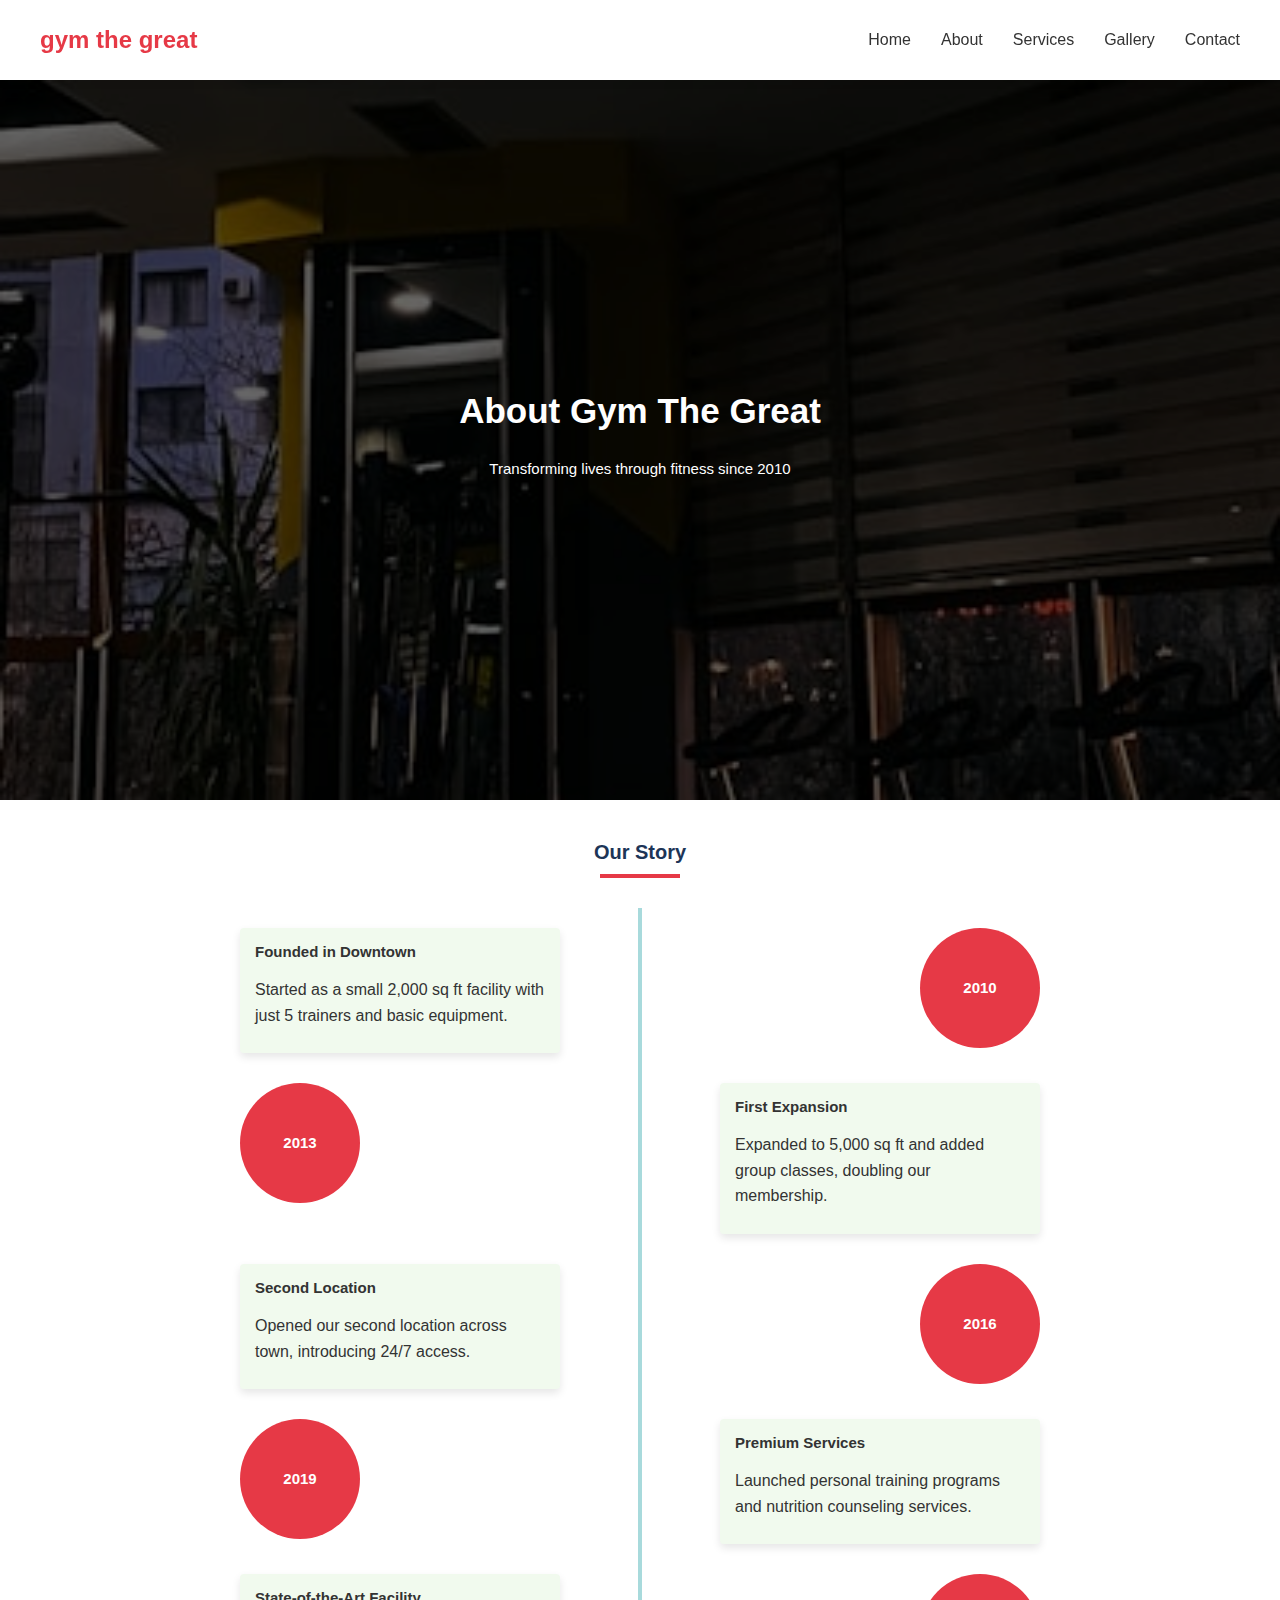
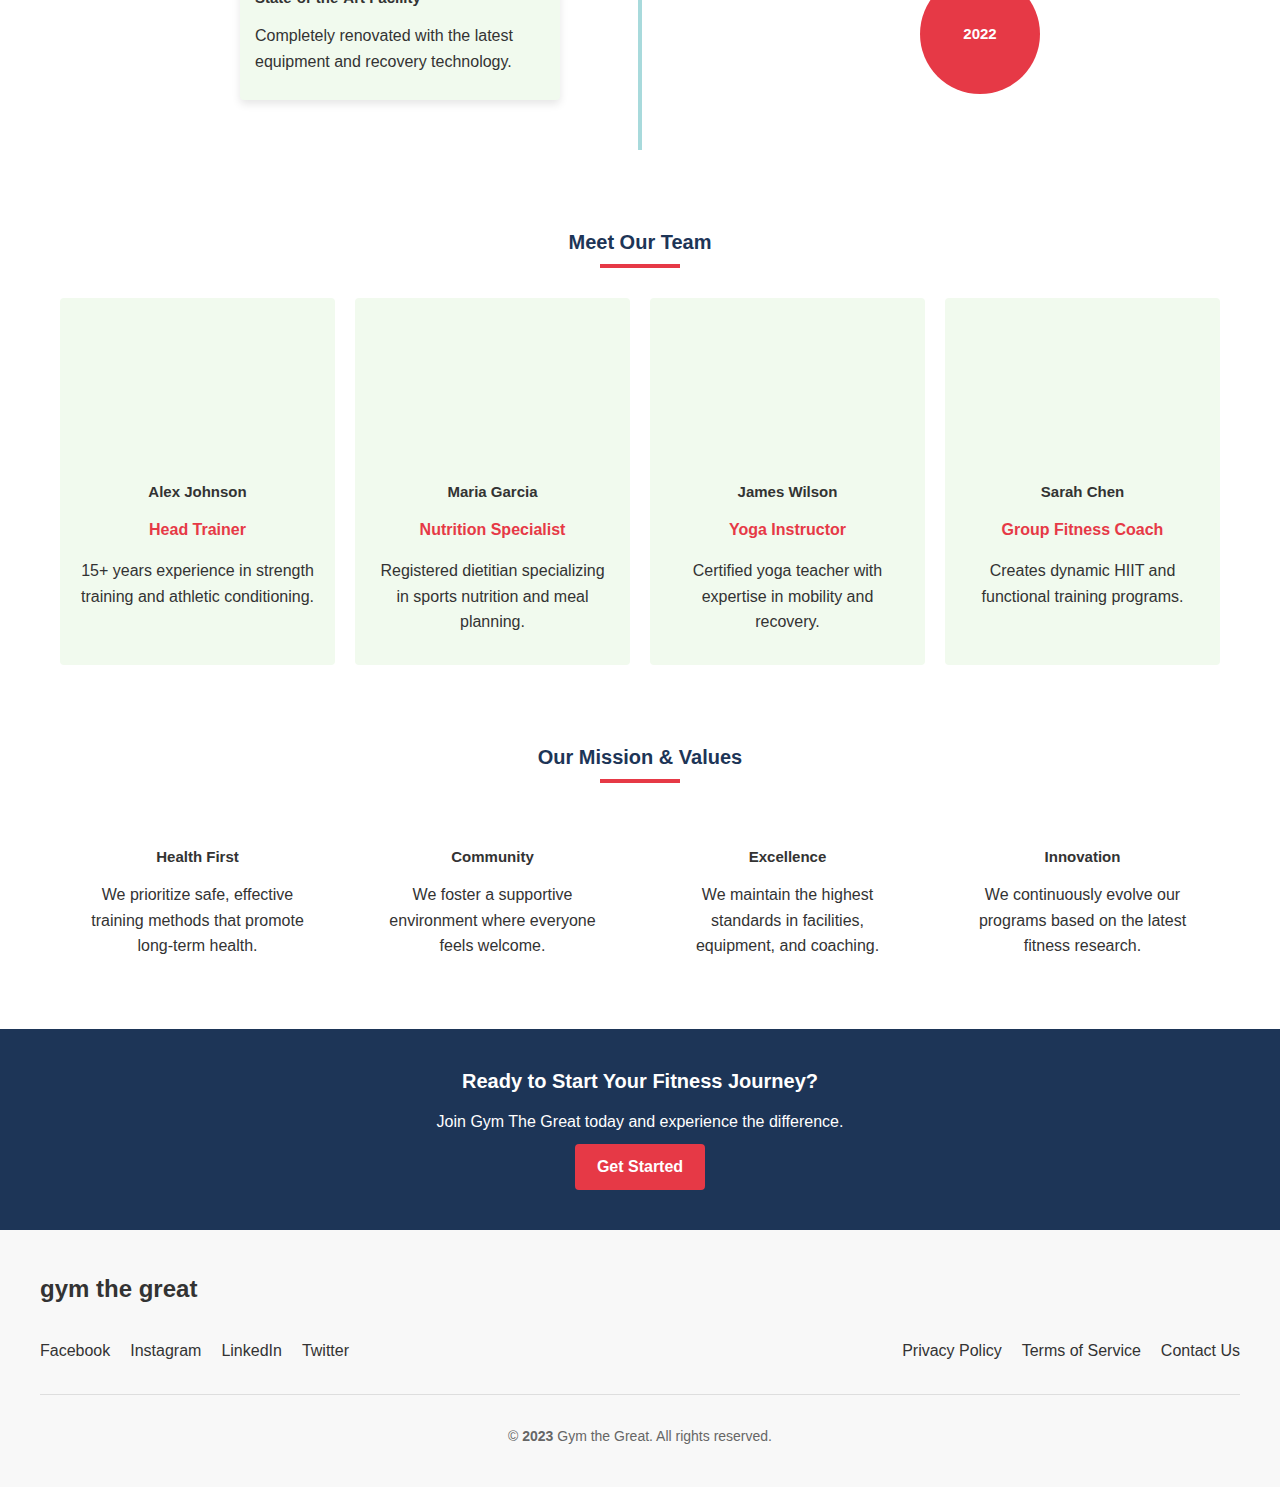
<file: about.html>
<!DOCTYPE html>
            <html lang="en">
            <head>
            <meta charset="UTF-8" />
            <meta name="viewport" content="width=device-width, initial-scale=1.0" />
            <title>gym the great | About Us</title>
            <link rel="stylesheet" href="css/base.css" />
            <link rel="stylesheet" href="css/about.css" />
            </head>
            <body>
            <header class="site-header">
  <div class="header-container">
    <a href="index.html" class="logo">gym the great</a>
    
    <button class="menu-toggle" aria-label="Toggle navigation">
      <span class="hamburger"></span>
    </button>
    
    <nav class="nav-menu">
      <ul class="nav-list">
        <li class="nav-item"><a href="index.html">Home</a></li>
        <li class="nav-item"><a href="about.html">About</a></li>
        <li class="nav-item"><a href="services.html">Services</a></li>
        <li class="nav-item"><a href="gallery.html">Gallery</a></li>
        <li class="nav-item"><a href="contact.html">Contact</a></li>
      </ul>
    </nav>
  </div>
</header>

            <main>
  <!-- Hero Section -->
  <section class="hero">
    <div class="hero-image-container">
      <img src="images/about1.jpg" alt="Gym interior with equipment" class="hero-image">
      <div class="hero-overlay"></div>
    </div>
    <div class="hero-content">
      <h1>About Gym The Great</h1>
      <p class="subheading">Transforming lives through fitness since 2010</p>
    </div>
  </section>

  <!-- Our Story Section -->
  <section class="section our-story">
    <div class="container">
      <h2 class="section-title">Our Story</h2>
      <div class="timeline">
        <div class="timeline-item">
          <div class="timeline-year">2010</div>
          <div class="timeline-content">
            <h3>Founded in Downtown</h3>
            <p>Started as a small 2,000 sq ft facility with just 5 trainers and basic equipment.</p>
          </div>
        </div>
        <div class="timeline-item">
          <div class="timeline-year">2013</div>
          <div class="timeline-content">
            <h3>First Expansion</h3>
            <p>Expanded to 5,000 sq ft and added group classes, doubling our membership.</p>
          </div>
        </div>
        <div class="timeline-item">
          <div class="timeline-year">2016</div>
          <div class="timeline-content">
            <h3>Second Location</h3>
            <p>Opened our second location across town, introducing 24/7 access.</p>
          </div>
        </div>
        <div class="timeline-item">
          <div class="timeline-year">2019</div>
          <div class="timeline-content">
            <h3>Premium Services</h3>
            <p>Launched personal training programs and nutrition counseling services.</p>
          </div>
        </div>
        <div class="timeline-item">
          <div class="timeline-year">2022</div>
          <div class="timeline-content">
            <h3>State-of-the-Art Facility</h3>
            <p>Completely renovated with the latest equipment and recovery technology.</p>
          </div>
        </div>
      </div>
    </div>
  </section>

  <!-- Meet Our Team Section -->
  <section class="section team">
    <div class="container">
      <h2 class="section-title">Meet Our Team</h2>
      <div class="team-grid">
        <div class="team-member">
          <div class="team-photo">
            <i class="fas fa-user-circle"></i>
          </div>
          <h3>Alex Johnson</h3>
          <p class="position">Head Trainer</p>
          <p class="bio">15+ years experience in strength training and athletic conditioning.</p>
        </div>
        <div class="team-member">
          <div class="team-photo">
            <i class="fas fa-user-circle"></i>
          </div>
          <h3>Maria Garcia</h3>
          <p class="position">Nutrition Specialist</p>
          <p class="bio">Registered dietitian specializing in sports nutrition and meal planning.</p>
        </div>
        <div class="team-member">
          <div class="team-photo">
            <i class="fas fa-user-circle"></i>
          </div>
          <h3>James Wilson</h3>
          <p class="position">Yoga Instructor</p>
          <p class="bio">Certified yoga teacher with expertise in mobility and recovery.</p>
        </div>
        <div class="team-member">
          <div class="team-photo">
            <i class="fas fa-user-circle"></i>
          </div>
          <h3>Sarah Chen</h3>
          <p class="position">Group Fitness Coach</p>
          <p class="bio">Creates dynamic HIIT and functional training programs.</p>
        </div>
      </div>
    </div>
  </section>

  <!-- Mission & Values Section -->
  <section class="section values">
    <div class="container">
      <h2 class="section-title">Our Mission & Values</h2>
      <div class="values-grid">
        <div class="value-item">
          <div class="value-icon">
            <i class="fas fa-heartbeat"></i>
          </div>
          <h3>Health First</h3>
          <p>We prioritize safe, effective training methods that promote long-term health.</p>
        </div>
        <div class="value-item">
          <div class="value-icon">
            <i class="fas fa-users"></i>
          </div>
          <h3>Community</h3>
          <p>We foster a supportive environment where everyone feels welcome.</p>
        </div>
        <div class="value-item">
          <div class="value-icon">
            <i class="fas fa-trophy"></i>
          </div>
          <h3>Excellence</h3>
          <p>We maintain the highest standards in facilities, equipment, and coaching.</p>
        </div>
        <div class="value-item">
          <div class="value-icon">
            <i class="fas fa-lightbulb"></i>
          </div>
          <h3>Innovation</h3>
          <p>We continuously evolve our programs based on the latest fitness research.</p>
        </div>
      </div>
    </div>
  </section>

  <!-- CTA Section -->
  <section class="section cta">
    <div class="container">
      <div class="cta-content">
        <h2>Ready to Start Your Fitness Journey?</h2>
        <p>Join Gym The Great today and experience the difference.</p>
        <a href="contact.html" class="btn btn-primary">Get Started</a>
      </div>
    </div>
  </section>
</main>

            <footer class="site-footer">
  <div class="footer-container">
    <div class="footer-content">
      <div class="footer-logo">gym the great</div>
      
      <div class="footer-links">
        <div class="social-links">
          <a href="#" aria-label="Facebook">Facebook</a>
          <a href="#" aria-label="Instagram">Instagram</a>
          <a href="#" aria-label="LinkedIn">LinkedIn</a>
          <a href="#" aria-label="Twitter">Twitter</a>
        </div>
        
        <div class="legal-links">
          <a href="#">Privacy Policy</a>
          <a href="#">Terms of Service</a>
          <a href="#">Contact Us</a>
        </div>
      </div>
    </div>
    
    <div class="copyright">
      &copy; <span class="year">2023</span> Gym the Great. All rights reserved.
    </div>
  </div>
</footer>

            <script src="js/base.js"></script>
            <script src="js/about.js"></script>
            </body>
            </html>
</file>
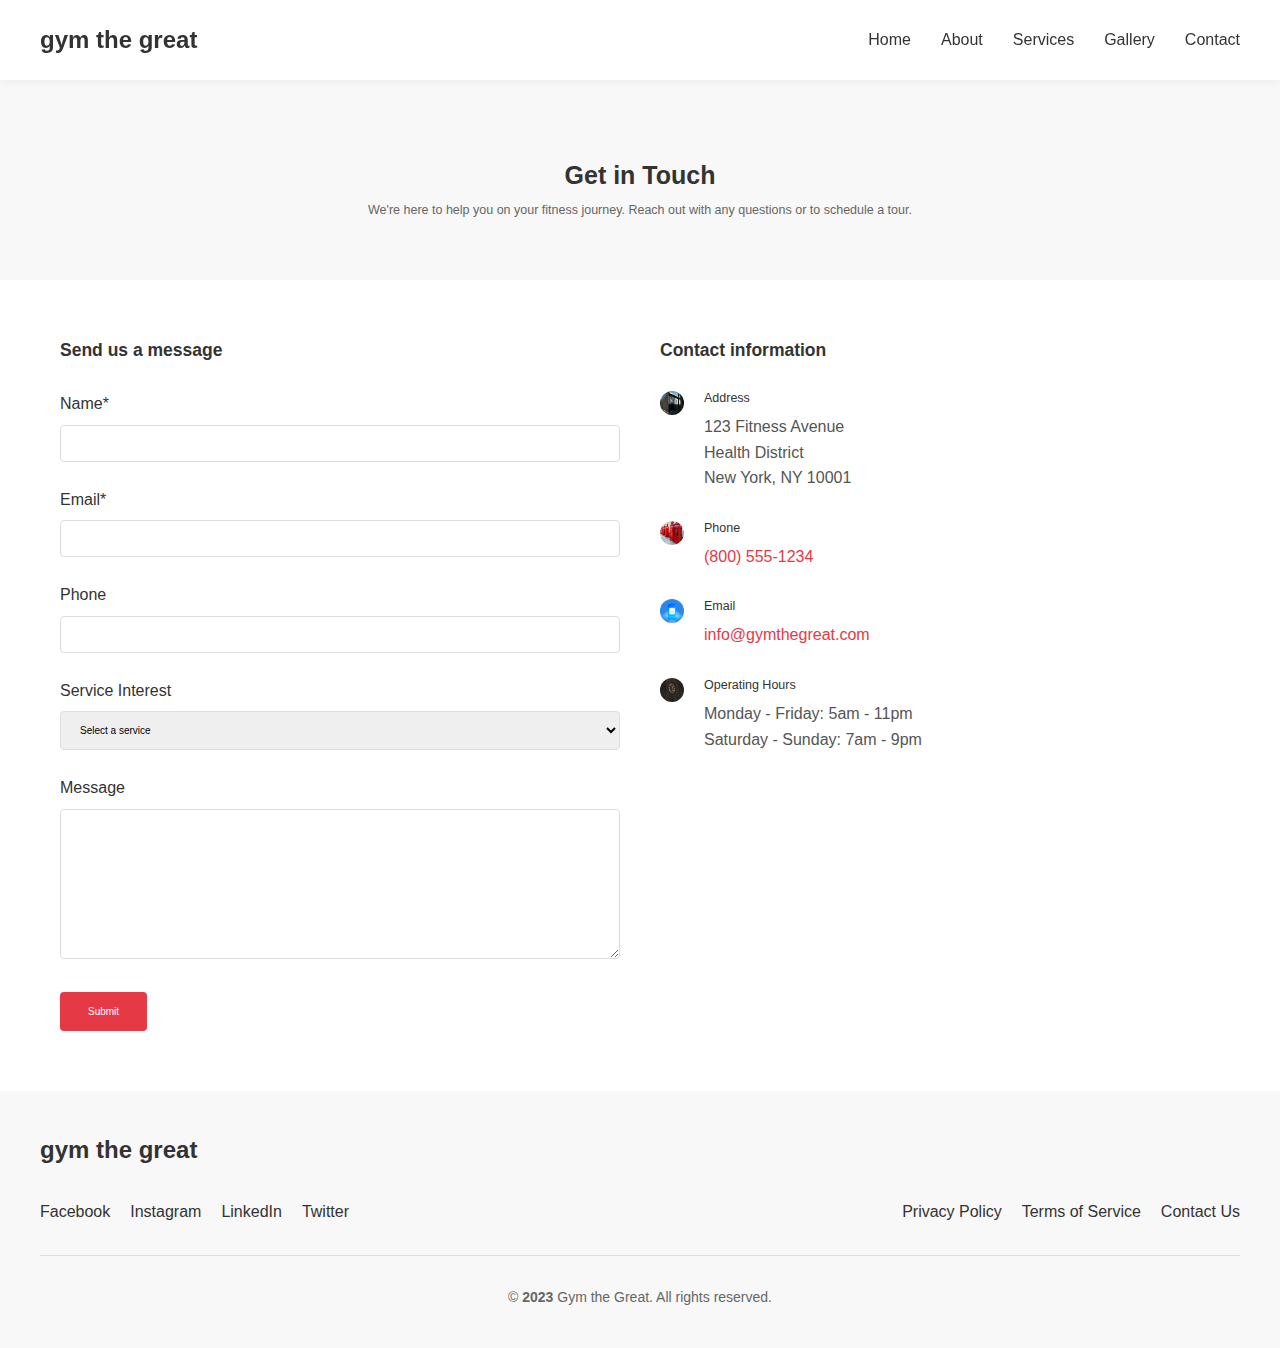
<file: contact.html>
<!DOCTYPE html>
            <html lang="en">
            <head>
            <meta charset="UTF-8" />
            <meta name="viewport" content="width=device-width, initial-scale=1.0" />
            <title>gym the great | Contact Us</title>
            <link rel="stylesheet" href="css/base.css" />
            <link rel="stylesheet" href="css/contact.css" />
            </head>
            <body>
            <header class="site-header">
  <div class="header-container">
    <a href="index.html" class="logo">gym the great</a>
    
    <button class="menu-toggle" aria-label="Toggle navigation">
      <span class="hamburger"></span>
    </button>
    
    <nav class="nav-menu">
      <ul class="nav-list">
        <li class="nav-item"><a href="index.html">Home</a></li>
        <li class="nav-item"><a href="about.html">About</a></li>
        <li class="nav-item"><a href="services.html">Services</a></li>
        <li class="nav-item"><a href="gallery.html">Gallery</a></li>
        <li class="nav-item"><a href="contact.html">Contact</a></li>
      </ul>
    </nav>
  </div>
</header>

            <!-- header include -->
<main class="contact-page">
  <section class="contact-hero">
    <div class="container">
      <h1>Get in Touch</h1>
      <p class="subhead">We're here to help you on your fitness journey. Reach out with any questions or to schedule a tour.</p>
    </div>
  </section>

  <section class="contact-content">
    <div class="container">
      <div class="contact-grid">
        <div class="contact-form-col">
          <h2>Send us a message</h2>
          <form id="customForm" data-form-handler="" class="gym-contact-form">
            <div class="form-group">
              <label for="name">Name*</label>
              <input type="text" id="name" name="name" required>
            </div>
            <div class="form-group">
              <label for="email">Email*</label>
              <input type="email" id="email" name="email" required>
            </div>
            <div class="form-group">
              <label for="phone">Phone</label>
              <input type="tel" id="phone" name="phone">
            </div>
            <div class="form-group">
              <label for="service">Service Interest</label>
              <select id="service" name="service">
                <option value="">Select a service</option>
                <option value="personal-training">Personal Training</option>
                <option value="group-classes">Group Classes</option>
                <option value="membership">Membership</option>
                <option value="facility-tour">Facility Tour</option>
                <option value="other">Other</option>
              </select>
            </div>
            <div class="form-group">
              <label for="message">Message</label>
              <textarea id="message" name="message" rows="5"></textarea>
            </div>
            <button type="submit" class="btn-submit">Submit</button>
          </form>
        </div>

        <div class="contact-info-col">
          <h2>Contact information</h2>
          <div class="contact-card">
            <div class="contact-icon">
              <img src="images/contact1.jpg" alt="Location icon" width="24" height="24">
            </div>
            <div class="contact-details">
              <h3>Address</h3>
              <p>123 Fitness Avenue<br>Health District<br>New York, NY 10001</p>
            </div>
          </div>

          <div class="contact-card">
            <div class="contact-icon">
              <img src="images/contact2.jpg" alt="Phone icon" width="24" height="24">
            </div>
            <div class="contact-details">
              <h3>Phone</h3>
              <p><a href="tel:+18005551234">(800) 555-1234</a></p>
            </div>
          </div>

          <div class="contact-card">
            <div class="contact-icon">
              <img src="images/contact3.jpg" alt="Email icon" width="24" height="24">
            </div>
            <div class="contact-details">
              <h3>Email</h3>
              <p><a href="mailto:info@gymthegreat.com">info@gymthegreat.com</a></p>
            </div>
          </div>

          <div class="contact-card">
            <div class="contact-icon">
              <img src="images/contact4.jpg" alt="Hours icon" width="24" height="24">
            </div>
            <div class="contact-details">
              <h3>Operating Hours</h3>
              <p>Monday - Friday: 5am - 11pm<br>
              Saturday - Sunday: 7am - 9pm</p>
            </div>
          </div>
        </div>
      </div>
    </div>
  </section>
</main>
<!-- footer include -->

            <footer class="site-footer">
  <div class="footer-container">
    <div class="footer-content">
      <div class="footer-logo">gym the great</div>
      
      <div class="footer-links">
        <div class="social-links">
          <a href="#" aria-label="Facebook">Facebook</a>
          <a href="#" aria-label="Instagram">Instagram</a>
          <a href="#" aria-label="LinkedIn">LinkedIn</a>
          <a href="#" aria-label="Twitter">Twitter</a>
        </div>
        
        <div class="legal-links">
          <a href="#">Privacy Policy</a>
          <a href="#">Terms of Service</a>
          <a href="#">Contact Us</a>
        </div>
      </div>
    </div>
    
    <div class="copyright">
      &copy; <span class="year">2023</span> Gym the Great. All rights reserved.
    </div>
  </div>
</footer>

            <script src="js/base.js"></script>
            <script src="js/contact.js"></script>
            </body>
            </html>
</file>
<file: css/base.css>
/* Base Styles & Variables */
:root {
  --primary-color: #333;
  --secondary-color: #666;
  --accent-color: #0066cc;
  --light-gray: #f8f8f8;
  --white: #ffffff;
  --max-width: 1200px;
  --header-height: 80px;
  --footer-padding: 4rem;
  --transition: all 0.3s ease;
}

/* Typography */
html {
  font-size: 62.5%;
  box-sizing: border-box;
}

body {
  font-family: 'Poppins', 'Open Sans', -apple-system, BlinkMacSystemFont, 
    'Segoe UI', Roboto, Oxygen, Ubuntu, Cantarell, sans-serif;
  font-size: 1.6rem;
  line-height: 1.6;
  color: var(--primary-color);
  margin: 0;
  padding: 0;
  min-height: 100vh;
  display: flex;
  flex-direction: column;
}

*,
*::before,
*::after {
  box-sizing: inherit;
}

h1, h2, h3, h4, h5, h6 {
  margin: 0;
  line-height: 1.2;
}

a {
  text-decoration: none;
  color: inherit;
  transition: var(--transition);
}

a:hover {
  color: var(--accent-color);
}

/* Header Styles */
.site-header {
  position: sticky;
  top: 0;
  background-color: var(--white);
  box-shadow: 0 2px 10px rgba(0, 0, 0, 0.05);
  z-index: 100;
  padding: 0 2rem;
}

.header-container {
  max-width: var(--max-width);
  margin: 0 auto;
  height: var(--header-height);
  display: flex;
  justify-content: space-between;
  align-items: center;
}

.logo {
  font-size: 2.4rem;
  font-weight: 700;
  color: var(--primary-color);
}

.nav-menu {
  display: flex;
}

.nav-list {
  display: flex;
  list-style: none;
  margin: 0;
  padding: 0;
  gap: 3rem;
}

.nav-item a {
  font-weight: 500;
  font-size: 1.6rem;
  padding: 0.5rem 0;
  position: relative;
}

.nav-item a::after {
  content: '';
  position: absolute;
  bottom: 0;
  left: 0;
  width: 0;
  height: 2px;
  background-color: var(--accent-color);
  transition: var(--transition);
}

.nav-item a:hover::after {
  width: 100%;
}

.menu-toggle {
  display: none;
  background: none;
  border: none;
  cursor: pointer;
  padding: 1rem;
}

.hamburger {
  display: block;
  width: 25px;
  height: 2px;
  background-color: var(--primary-color);
  position: relative;
}

.hamburger::before,
.hamburger::after {
  content: '';
  position: absolute;
  width: 25px;
  height: 2px;
  background-color: var(--primary-color);
  left: 0;
  transition: var(--transition);
}

.hamburger::before {
  top: -8px;
}

.hamburger::after {
  bottom: -8px;
}

/* Footer Styles */
.site-footer {
  background-color: var(--light-gray);
  padding: var(--footer-padding) 2rem;
  margin-top: auto;
}

.footer-container {
  max-width: var(--max-width);
  margin: 0 auto;
}

.footer-content {
  display: flex;
  flex-direction: column;
  gap: 3rem;
  margin-bottom: 3rem;
}

.footer-logo {
  font-size: 2.4rem;
  font-weight: 700;
}

.footer-links {
  display: flex;
  flex-wrap: wrap;
  justify-content: space-between;
  gap: 2rem;
}

.social-links,
.legal-links {
  display: flex;
  gap: 2rem;
  flex-wrap: wrap;
}

.copyright {
  color: var(--secondary-color);
  font-size: 1.4rem;
  text-align: center;
  padding-top: 3rem;
  border-top: 1px solid rgba(0, 0, 0, 0.1);
}

.year {
  font-weight: 600;
}

/* Responsive Styles */
@media (max-width: 768px) {
  .menu-toggle {
    display: block;
  }
  
  .nav-menu {
    position: fixed;
    top: var(--header-height);
    left: 0;
    width: 100%;
    background-color: var(--white);
    flex-direction: column;
    align-items: center;
    padding: 2rem 0;
    box-shadow: 0 5px 10px rgba(0, 0, 0, 0.1);
    transform: translateY(-150%);
    transition: transform 0.3s ease;
    z-index: 99;
  }
  
  .nav-menu.active {
    transform: translateY(0);
  }
  
  .nav-list {
    flex-direction: column;
    align-items: center;
    gap: 2rem;
  }
  
  .menu-toggle.active .hamburger {
    background-color: transparent;
  }
  
  .menu-toggle.active .hamburger::before {
    transform: rotate(45deg);
    top: 0;
  }
  
  .menu-toggle.active .hamburger::after {
    transform: rotate(-45deg);
    bottom: 0;
  }
  
  .footer-links {
    flex-direction: column;
    gap: 3rem;
  }
  
  .social-links,
  .legal-links {
    justify-content: center;
  }
}

@media (min-width: 769px) {
  .nav-menu {
    display: flex !important;
  }
}
</file>
<file: css/about.css>
/* Base Styles */
:root {
  --primary-color: #e63946;
  --dark-color: #1d3557;
  --light-color: #f1faee;
  --accent-color: #a8dadc;
  --text-color: #333;
  --white: #fff;
  --black: #000;
  --overlay: rgba(0, 0, 0, 0.6);
  --spacing: 8px;
  --border-radius: 4px;
}

/* Typography */
body {
  font-family: 'Poppins', sans-serif;
  line-height: 1.6;
  color: var(--text-color);
}

h1, h2, h3 {
  font-weight: 700;
  line-height: 1.2;
  margin-bottom: 1rem;
}

h1 {
  font-size: 2.5rem;
}

h2 {
  font-size: 2rem;
}

h3 {
  font-size: 1.5rem;
}

p {
  margin-bottom: 1rem;
}

/* Layout */
.container {
  max-width: 1200px;
  margin: 0 auto;
  padding: 0 2rem;
}

.section {
  padding: 4rem 0;
}

.section-title {
  text-align: center;
  margin-bottom: 3rem;
  color: var(--dark-color);
  position: relative;
}

.section-title::after {
  content: '';
  display: block;
  width: 80px;
  height: 4px;
  background: var(--primary-color);
  margin: 1rem auto 0;
}

/* Hero Section */
.hero {
  position: relative;
  height: 80vh;
  min-height: 500px;
  overflow: hidden;
}

.hero-image-container {
  position: absolute;
  top: 0;
  left: 0;
  width: 100%;
  height: 100%;
}

.hero-image {
  width: 100%;
  height: 100%;
  object-fit: cover;
}

.hero-overlay {
  position: absolute;
  top: 0;
  left: 0;
  width: 100%;
  height: 100%;
  background: var(--overlay);
}

.hero-content {
  position: relative;
  z-index: 1;
  height: 100%;
  display: flex;
  flex-direction: column;
  justify-content: center;
  align-items: center;
  text-align: center;
  color: var(--white);
  padding: 0 2rem;
}

.hero h1 {
  font-size: 3.5rem;
  margin-bottom: 1rem;
}

.subheading {
  font-size: 1.5rem;
  max-width: 800px;
}

/* Timeline */
.timeline {
  position: relative;
  max-width: 800px;
  margin: 0 auto;
  padding: 2rem 0;
}

.timeline::before {
  content: '';
  position: absolute;
  top: 0;
  left: 50%;
  width: 4px;
  height: 100%;
  background: var(--accent-color);
  transform: translateX(-50%);
}

.timeline-item {
  display: flex;
  justify-content: space-between;
  margin-bottom: 3rem;
  position: relative;
}

.timeline-item:nth-child(odd) {
  flex-direction: row-reverse;
}

.timeline-year {
  width: 120px;
  height: 120px;
  background: var(--primary-color);
  color: var(--white);
  border-radius: 50%;
  display: flex;
  justify-content: center;
  align-items: center;
  font-size: 1.5rem;
  font-weight: 700;
  z-index: 1;
}

.timeline-content {
  width: calc(50% - 80px);
  padding: 1.5rem;
  background: var(--light-color);
  border-radius: var(--border-radius);
  box-shadow: 0 4px 8px rgba(0, 0, 0, 0.1);
}

/* Team Section */
.team-grid {
  display: grid;
  grid-template-columns: repeat(auto-fit, minmax(250px, 1fr));
  gap: 2rem;
  margin-top: 2rem;
}

.team-member {
  text-align: center;
  padding: 2rem;
  background: var(--light-color);
  border-radius: var(--border-radius);
  transition: transform 0.3s ease;
}

.team-member:hover {
  transform: translateY(-10px);
}

.team-photo {
  width: 150px;
  height: 150px;
  margin: 0 auto 1.5rem;
  color: var(--dark-color);
}

.team-photo i {
  font-size: 150px;
}

.position {
  color: var(--primary-color);
  font-weight: 600;
  margin-bottom: 1rem;
}

/* Values Section */
.values-grid {
  display: grid;
  grid-template-columns: repeat(auto-fit, minmax(250px, 1fr));
  gap: 2rem;
  margin-top: 2rem;
}

.value-item {
  text-align: center;
  padding: 2rem;
}

.value-icon {
  font-size: 3rem;
  color: var(--primary-color);
  margin-bottom: 1.5rem;
}

/* CTA Section */
.cta {
  background: var(--dark-color);
  color: var(--white);
  text-align: center;
}

.cta-content {
  max-width: 800px;
  margin: 0 auto;
}

.cta h2 {
  margin-bottom: 1rem;
}

.btn {
  display: inline-block;
  padding: 0.8rem 2rem;
  border-radius: var(--border-radius);
  font-weight: 600;
  text-decoration: none;
  transition: all 0.3s ease;
}

.btn-primary {
  background: var(--primary-color);
  color: var(--white);
  border: 2px solid var(--primary-color);
}

.btn-primary:hover {
  background: transparent;
  color: var(--primary-color);
}

/* Responsive */
@media (max-width: 768px) {
  .hero h1 {
    font-size: 2.5rem;
  }
  
  .subheading {
    font-size: 1.2rem;
  }
  
  .timeline::before {
    left: 30px;
  }
  
  .timeline-item {
    flex-direction: row;
    margin-left: 80px;
  }
  
  .timeline-item:nth-child(odd) {
    flex-direction: row;
  }
  
  .timeline-year {
    position: absolute;
    left: -80px;
  }
  
  .timeline-content {
    width: 100%;
  }
}
</file>
<file: css/contact.css>
/* Contact Page Styles */
.contact-page {
  font-family: 'Helvetica Neue', Arial, sans-serif;
  color: #333;
  line-height: 1.6;
}

.contact-hero {
  background-color: #f8f8f8;
  padding: 80px 0 60px;
  text-align: center;
}

.contact-hero h1 {
  font-size: 2.5rem;
  margin-bottom: 1rem;
  font-weight: 600;
}

.contact-hero .subhead {
  font-size: 1.25rem;
  max-width: 700px;
  margin: 0 auto;
  color: #666;
}

.contact-content {
  padding: 60px 0;
}

.container {
  max-width: 1200px;
  margin: 0 auto;
  padding: 0 20px;
}

.contact-grid {
  display: flex;
  gap: 40px;
}

.contact-form-col, .contact-info-col {
  flex: 1;
}

.contact-form-col h2, .contact-info-col h2 {
  font-size: 1.75rem;
  margin-bottom: 30px;
  font-weight: 600;
}

.gym-contact-form .form-group {
  margin-bottom: 25px;
}

.gym-contact-form label {
  display: block;
  margin-bottom: 8px;
  font-weight: 500;
}

.gym-contact-form input,
.gym-contact-form select,
.gym-contact-form textarea {
  width: 100%;
  padding: 12px 15px;
  border: 1px solid #ddd;
  border-radius: 4px;
  font-size: 1rem;
}

.gym-contact-form textarea {
  min-height: 150px;
  resize: vertical;
}

.btn-submit {
  background-color: #e63946;
  color: white;
  border: none;
  padding: 14px 28px;
  font-size: 1rem;
  border-radius: 4px;
  cursor: pointer;
  font-weight: 500;
  transition: background-color 0.3s;
}

.btn-submit:hover {
  background-color: #c1121f;
}

.contact-card {
  display: flex;
  gap: 20px;
  margin-bottom: 30px;
  align-items: flex-start;
}

.contact-icon img {
  border-radius: 50%;
}

.contact-details h3 {
  font-size: 1.25rem;
  margin-bottom: 8px;
  font-weight: 500;
}

.contact-details p {
  margin: 0;
  color: #555;
}

.contact-details a {
  color: #e63946;
  text-decoration: none;
}

.contact-details a:hover {
  text-decoration: underline;
}

/* Responsive Styles */
@media (max-width: 768px) {
  .contact-grid {
    flex-direction: column;
  }
  
  .contact-form-col, .contact-info-col {
    width: 100%;
  }
  
  .contact-hero {
    padding: 60px 0 40px;
  }
  
  .contact-hero h1 {
    font-size: 2rem;
  }
  
  .contact-hero .subhead {
    font-size: 1.1rem;
  }
}
</file>
